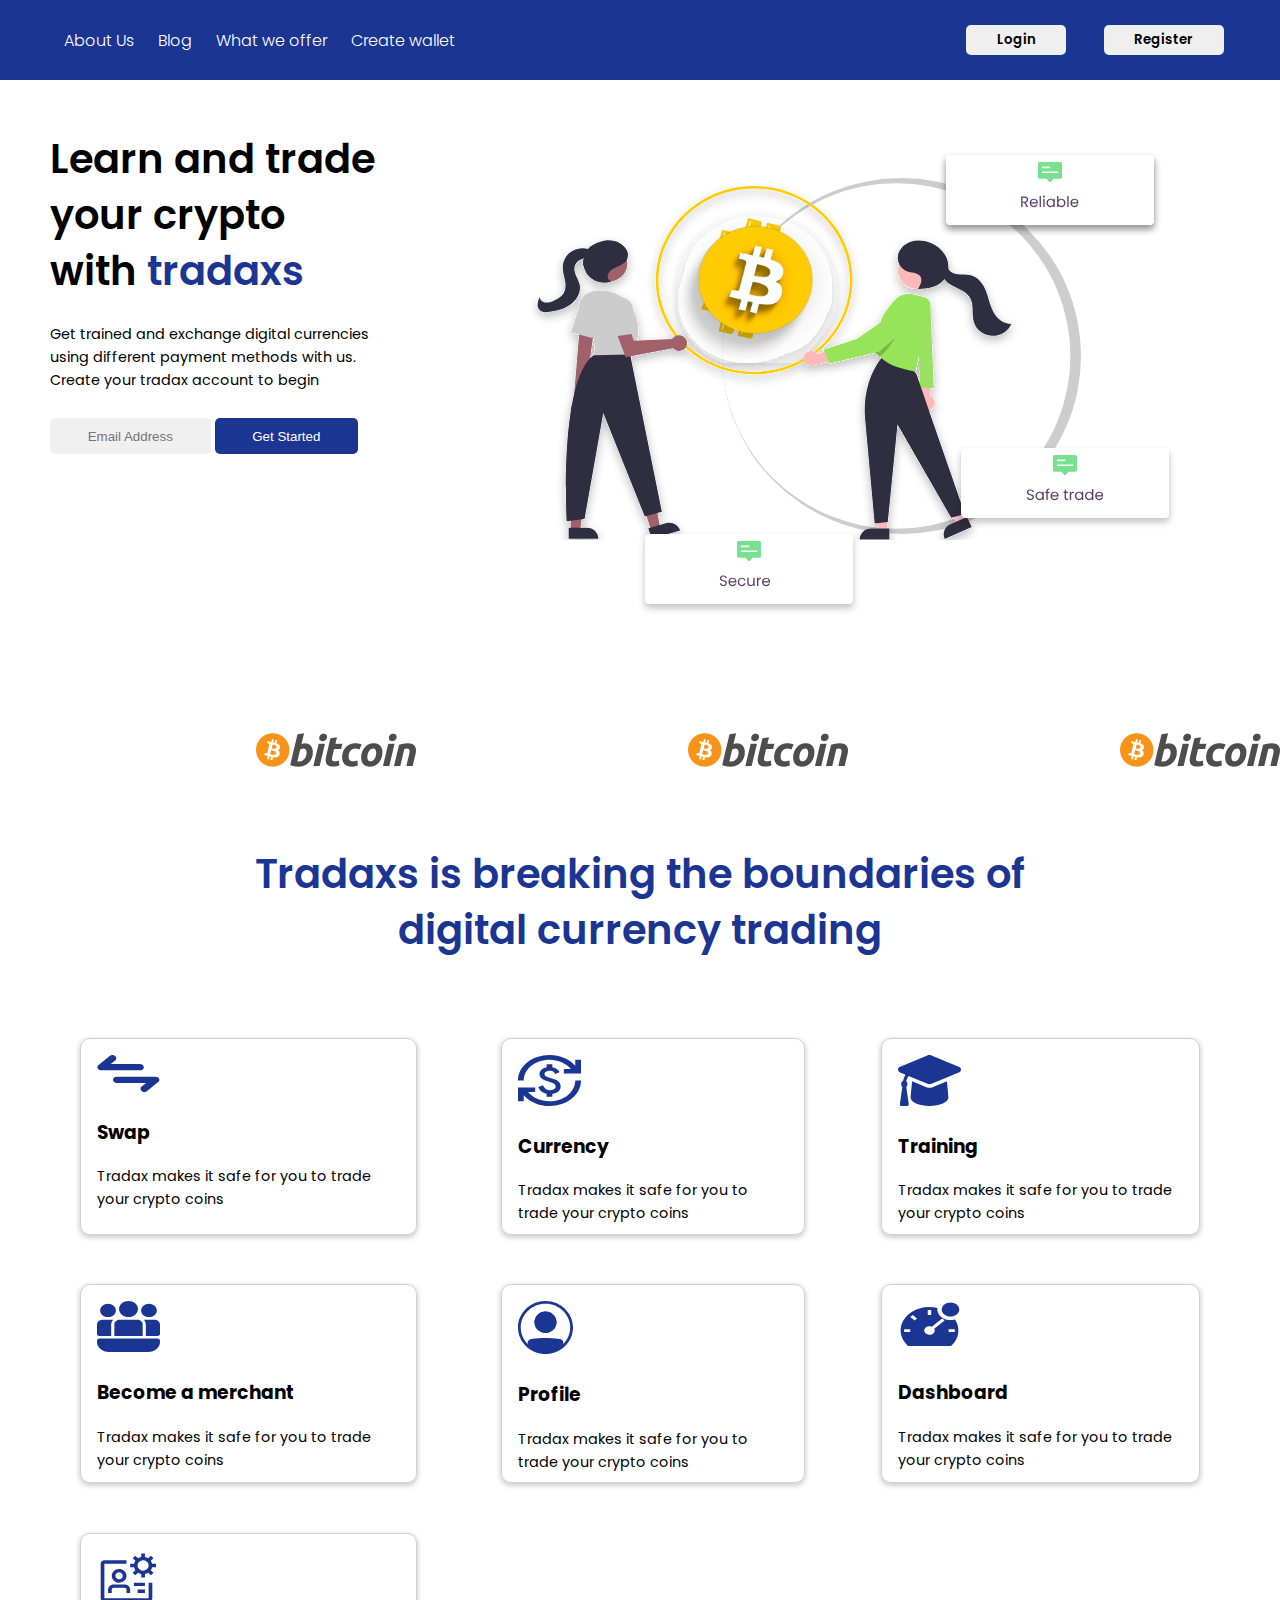
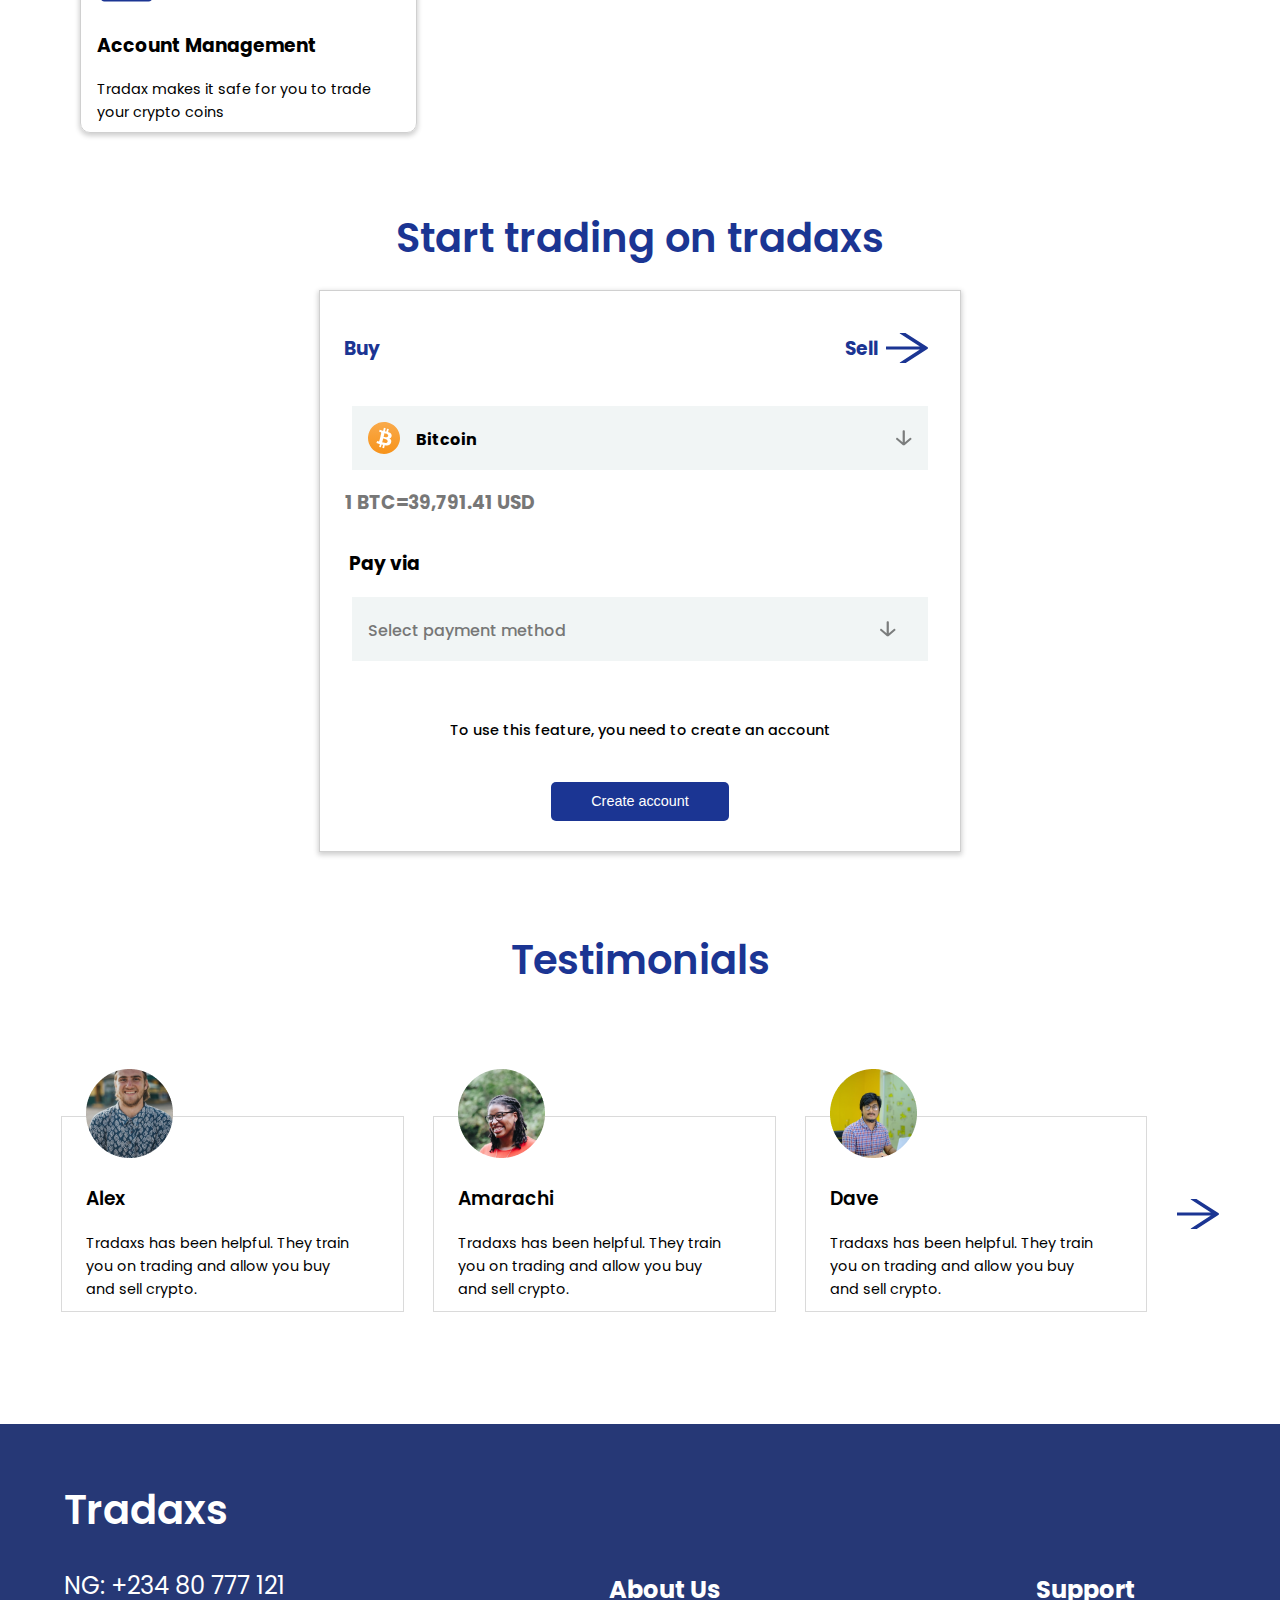
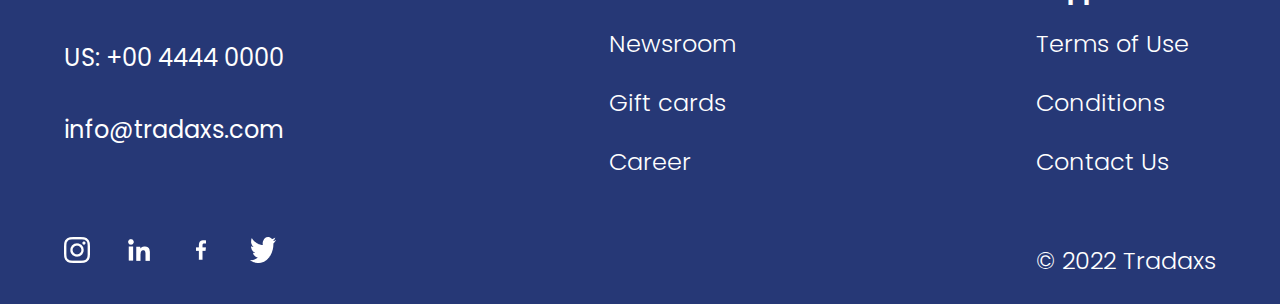
<file: index.html>
<!DOCTYPE html>
<html lang="en">
<head>
    <meta charset="UTF-8">
    <meta http-equiv="X-UA-Compatible" content="IE=edge">
    <meta name="viewport" content="width=device-width, initial-scale=1.0">
    <link rel="preconnect" href="https://fonts.googleapis.com">
    <link rel="preconnect" href="https://fonts.gstatic.com" crossorigin>
    <link href="https://fonts.googleapis.com/css2?family=Poppins:wght@100;200;300;400;500;600&display=swap"
        rel="stylesheet">
        <link rel="stylesheet" href="style.css">
    <title>Tradaxs</title>
</head>
<body>
    <nav class="first-nav">
        
        <ul>
            <li><a href="#">About Us</a></li>
            <li><a href="#">Blog</a></li>
            <li><a href="#">What we offer</a></li>
            <li><a href="#">Create wallet</a></li>
        </ul>
        <div class="nav-right">
            <a href="./index2.html" target="_blank"><button>Login</button></a>
            <a href="./index3.html" target="_blank"><button>Register</button></a>
    </div>
</nav>
<section>
    <div class="text-left">
        <h1>Learn and trade <br> your crypto <br> with <span>tradaxs</span></h1>
        <p>Get trained and exchange digital currencies <br> using different payment methods with us. <br> Create your tradax account to begin</p>
        <input type="email" placeholder="Email Address" class="input">
        <a href="#"><button>Get Started</button></a>
    </div>
    <div class="text-img">
        <img src="./images/Component 1.svg" alt="persons">
    </div>
</section>
<main>
    <div class="img-img">
    <img class="main-img" src="./images/bitcoin-225080_640.png" alt="">
    <img class="main-img" src="./images/bitcoin-225080_640.png" alt="">
    <img class="main-img" src="./images/bitcoin-225080_640.png" alt="">
</div>
    <div>
    <h1>Tradaxs is breaking the boundaries of <br> digital currency trading</h1>
</div>
</main>
<div class="grid-container">
    <div class="box">
        <img src="./images/Vector.svg" alt="">
    <h3>Swap</h3>
    <p>Tradax makes it safe for you to trade your crypto coins</p>
</div>
<div class="box">
    <img src="./images/Vector (1).svg" alt="">
    <h3>Currency</h3>
    <p>Tradax makes it safe for you to trade your crypto coins</p>
</div>
<div class="box">
    <img src="./images/Vector (2).svg" alt="">
    <h3>Training</h3>
    <p>Tradax makes it safe for you to trade your crypto coins</p>
</div> 
<div class="box">
    <img src="./images/Vector (3).svg" alt="">
    <h3>Become a merchant</h3>
    <p>Tradax makes it safe for you to trade your crypto coins</p>
</div>
<div class="box">
    <img src="./images/Group.svg" alt="">
    <h3>Profile</h3>
    <p>Tradax makes it safe for you to trade your crypto coins</p>
</div>
<div class="box">
    <img src="./images/clarity_dashboard-solid-badged.svg" alt="">
    <h3>Dashboard</h3>
    <p>Tradax makes it safe for you to trade your crypto coins</p>
</div>
<div class="box">
    <img src="./images/carbon_id-management.svg" alt="">
    <h3>Account Management</h3>
    <p>Tradax makes it safe for you to trade your crypto coins</p>
</div>
</div>
<div class="main-one">
    <h1>Start trading on tradaxs</h1>
    <div class="box-container">
        <nav class="second-nav">
            <h3>Buy</h3>
            <div>
            <h3>Sell</h3>
            <img src="./images/arrow1.svg" alt="">
        </div>
        </nav>
        <div class="pay-coin">
            <div class="bit-coin">
                <img src="./images/logos_bitcoin.svg" alt="">
                <h4>Bitcoin</h4>
            </div>
            <img src="./images/lil arrow.svg" alt="">
    </div>
    <div class="btc-1">
        <h3>1 BTC=39,791.41 USD</h3>
    </div>
    <div class="pay-via">
        <h3>Pay via</h3>
    </div>
    <div class="pay-method">
        <h4>Select payment method</h4>
        <img src="./images/lil arrow.svg" alt="">
    </div>
    <div class="foot-main">
        <p>To use this feature, you need to create an account</p>
        <a href="#"><button>Create account</button></a>
    </div>
    </div>
</div>
<div class="main-two">
    <h1>Testimonials</h1>
    <div class="box-testimonials">
        
    <div class="box-one">
        
        <div class="box-text">
            <img src="./images/Ellipse 12.png" alt="">
        <h3>Alex</h3>
        <p>Tradaxs has been helpful. They train <br> you on trading and allow you buy <br> and sell crypto.</p>
    </div>
</div>
    <div class="box-one">
        <div class="box-text">
            <img src="./images/Ellipse 13.png" alt="">
            <h3>Amarachi</h3>
            <p>Tradaxs has been helpful. They train <br> you on trading and allow you buy <br> and sell crypto.</p>
        </div>
    </div>
    <div class="box-one">
        <div class="box-text">
            <img src="./images/Ellipse 14.png" alt="">
            <h3>Dave</h3>
            <p>Tradaxs has been helpful. They train <br> you on trading and allow you buy <br> and sell crypto.</p>
        </div>
    </div>
    <img src="./images/arrow1.svg" alt="">
</div>
</div>
<div class="footer">
        
    <div class="footer-first">
        <h1>Tradaxs</h1>
        <h2>NG: +234 80 777 121</h2>
        <h2>US: +00 4444 0000</h2>
        <h2><a href="">info@tradaxs.com</a></h2>
        <div class="footer-icon">
            <a href="www.instagram.com/tradaxs"><img src="./images/vector-ig.png" alt=""></a>
            <a href="www.linkedin.com/tradaxs"><img src="./images/akar-icons_linkedin-v2-fill.png" alt=""></a>
            <a href="www.facebook.com/tradaxs"><img src="./images/bxl_facebook.png" alt=""></a>
            <a href="www.twitter.com/tradaxs"><img src="./images/vector-twitter.png" alt=""></a>
        </div>
    </div>
    <div class="footer-second">
        <h2>About Us</h2>
        <h2 class="footer-header">Newsroom</h2>
        <h2 class="footer-header">Gift cards</h2>
        <h2 class="footer-header">Career</h2>
    </div>
    <div class="footer-second last">
        <h2>Support</h2>
        <h2 class="footer-header">Terms of Use</h2>
        <h2 class="footer-header">Conditions</h2>
        <h2 class="footer-header">Contact Us</h2>
            <div class="footer-copy">
                <h2 class="footer-header">&copy; 2022 Tradaxs</h2> 
            </div>
    </div>
   

</div>
</body>
</html>
</file>
<file: style.css>
body{
    margin: 0;
    padding: 0;
    box-sizing: border-box;
    font-family: 'Poppins', sans-serif;
}
.first-nav{
    width: 100%;
    height: 5em;
    background-color: #1B3593;
    display: flex;
    justify-content: space-between;
    align-items: center;

}
.first-nav ul{
    display: flex;
    justify-content: center;
    align-items: center;
}
.first-nav ul li{
    list-style: none;
    margin-left: 1.5em;
    font-weight: 300;
}
.first-nav ul li a{
    color: white;
    text-decoration: none;
}
.first-nav ul li a:hover{
    cursor: pointer;
    color: rgb(226, 223, 223);
}
.nav-right{
margin-right: 3.5em;

}
.nav-right a button{
    margin-left: 2.5em;
    padding: .4em 2.3em;
    border: none;
    border-radius: 5px;
    font-family: 'Poppins', sans-serif;
    font-weight: 600;
    color: black;
}
.nav-right a button:hover{
    cursor: pointer;
    background-color: rgb(226, 223, 223);
}
section{
    padding: 1.5em;
    display: flex;
    justify-content: space-between;
}
.text-left{
    margin-left: 1.6em;
}
h1{
    font-size: 2.5em;
    line-height: 1.4em;
    font-weight: 600;
    margin-bottom: .6em;
}
h1 span{
    color: #1B3593;
}
p{
   font-size: .9em;
line-height: 1.6em;
margin-bottom: 1.8em;
font-weight: 400;
}
.input{
    background-color: rgb(240, 240, 240);
    border: none;
    text-align: center;
    width: 6.5em;
    padding: .8em 2.8em;
    border-radius: 5px;
    color: #777;
}
.text-left a button{
    background-color: #1B3593;
    border: none;
    color: white;
    padding: .8em 2.8em;
    border-radius: 5px;
    font-weight: 300;
    
}
.text-left a button:hover{
    cursor: pointer;
    background-color: #193085;
}
.text-img{
    padding: 2em;
    margin-top: 1em;
    margin-right: 3em;
}
main{
    width: 100%;
    align-items: center;
}
.img-img{
    display: flex;
    justify-content: space-evenly;
    align-items: center;
    margin-right: 15em;
}
main img{
    margin-top: 1em;
    width: 10em;
 margin-left: 15em;
padding: 1em;
 align-items: center;
}
main h1{
    color: #1B3593;
    text-align: center;
    margin-top: 1em;
    margin-bottom: 2em;
}
.grid-container{
display: grid;
margin-left: 5em;
grid-template-columns: auto auto auto;
}
.box{
    width: 80%;
    height: 80%;
    border-radius: 10px;
    padding: 1em;
    box-sizing: border-box;
    border: 1px solid rgb(208, 208, 208);
    box-shadow: 0px 2px 5px 1px rgb(208, 208, 208);
}
.box:nth-of-type(odd){
    margin-right: 1em;
    margin-bottom: 1em;
}
.box:nth-of-type(even){
    margin-right: 1em;
}
.main-one{
    color: #1B3593;
    text-align: center;
}
.box-container{
    width: 40em;
    height: 35em;
    margin: 0 auto;
    border: 1px solid rgb(208, 208, 208);
    box-shadow: 0px 2px 5px 1px rgb(208, 208, 208);
    margin-bottom: 5em;
}
.second-nav{
    display: flex;
    justify-content: space-between;
    padding: 1.5em;
}
.second-nav div{
    display: flex;
    justify-content: flex-end;
    align-items: center;
}
.second-nav div img{
    margin: 8px;
}
.pay-coin, .pay-method{
    width: 36em;
    height: 4em;
    margin: 0 auto;
    color: #000;
    background-color: #f1f5f5;
    display: flex;
    justify-content: space-between;
}
.bit-coin img, .pay-method img{
    width: 2em;
    margin: 1em;
}
.bit-coin, .pay-method{
    display: flex;
}
.pay-coin img:last-child, .pay-method img{
    width: 1em;
    padding-right: 1em;
}
.btc-1{
    color: #777;
    font-weight: 400;
    margin-right: 25em;
}
.pay-via{
    color: #000;
    margin-right: 32em;
    margin-top: 2em;
}
.pay-method h4{
    margin-left: 1em;
    color: #777;
    font-weight: 500;
}
.foot-main p{
    color: #000;
    font-weight: 500;
    margin-top: 4em;
}
.foot-main a button{
    background-color: #1B3593;
        border: none;
        color: white;
        padding: .8em 2.8em;
        border-radius: 5px;
        font-weight: 500;
        font-size: .9em;
        margin-top: 1em;
}
.foot-main a button:hover{
    cursor: pointer;
    background-color: #193085;
}
.main-two h1{
    color: #1B3593;
    text-align: center;
}
.box-testimonials{
    display: flex;
    justify-content: space-evenly;
    margin-top: 6em;
    padding: 2em;
}
.box-one{
    border: 1px solid #dadada;
    width: 28%;
}
.box-text{
    margin: -1em 1.5em;
}
.box-text h3{
    font-weight: 600;
}
.box-one img{
    margin-top: -2em;
}
.footer{
    height: 28em;
    background-color: #263876;
    display: flex;
    justify-content: space-between;
    margin-top: 5em;
    padding-top: 2em;
    color: #fff;
}
.footer-first{
    margin-left: 4em;
    line-height: 3em;
}
.footer-first a{
    text-decoration: none;
    color: white;
}
.footer-first a:hover{
    color: rgb(226, 223, 223);
}
.footer-first h2{
font-weight: 400;
margin-bottom: 1em;
}
.footer-icon{
    margin-top: 5em;
}
.footer-icon img{
    margin-right: 2em;
}
.footer-second{
    margin-top: 6em;
}
.footer-header{
    font-weight: 300;
    margin-bottom: 1em;
}
.footer-second.last{
    margin-right: 4em;
}
.footer-copy{
    margin-top: 4em;
}
</file>
